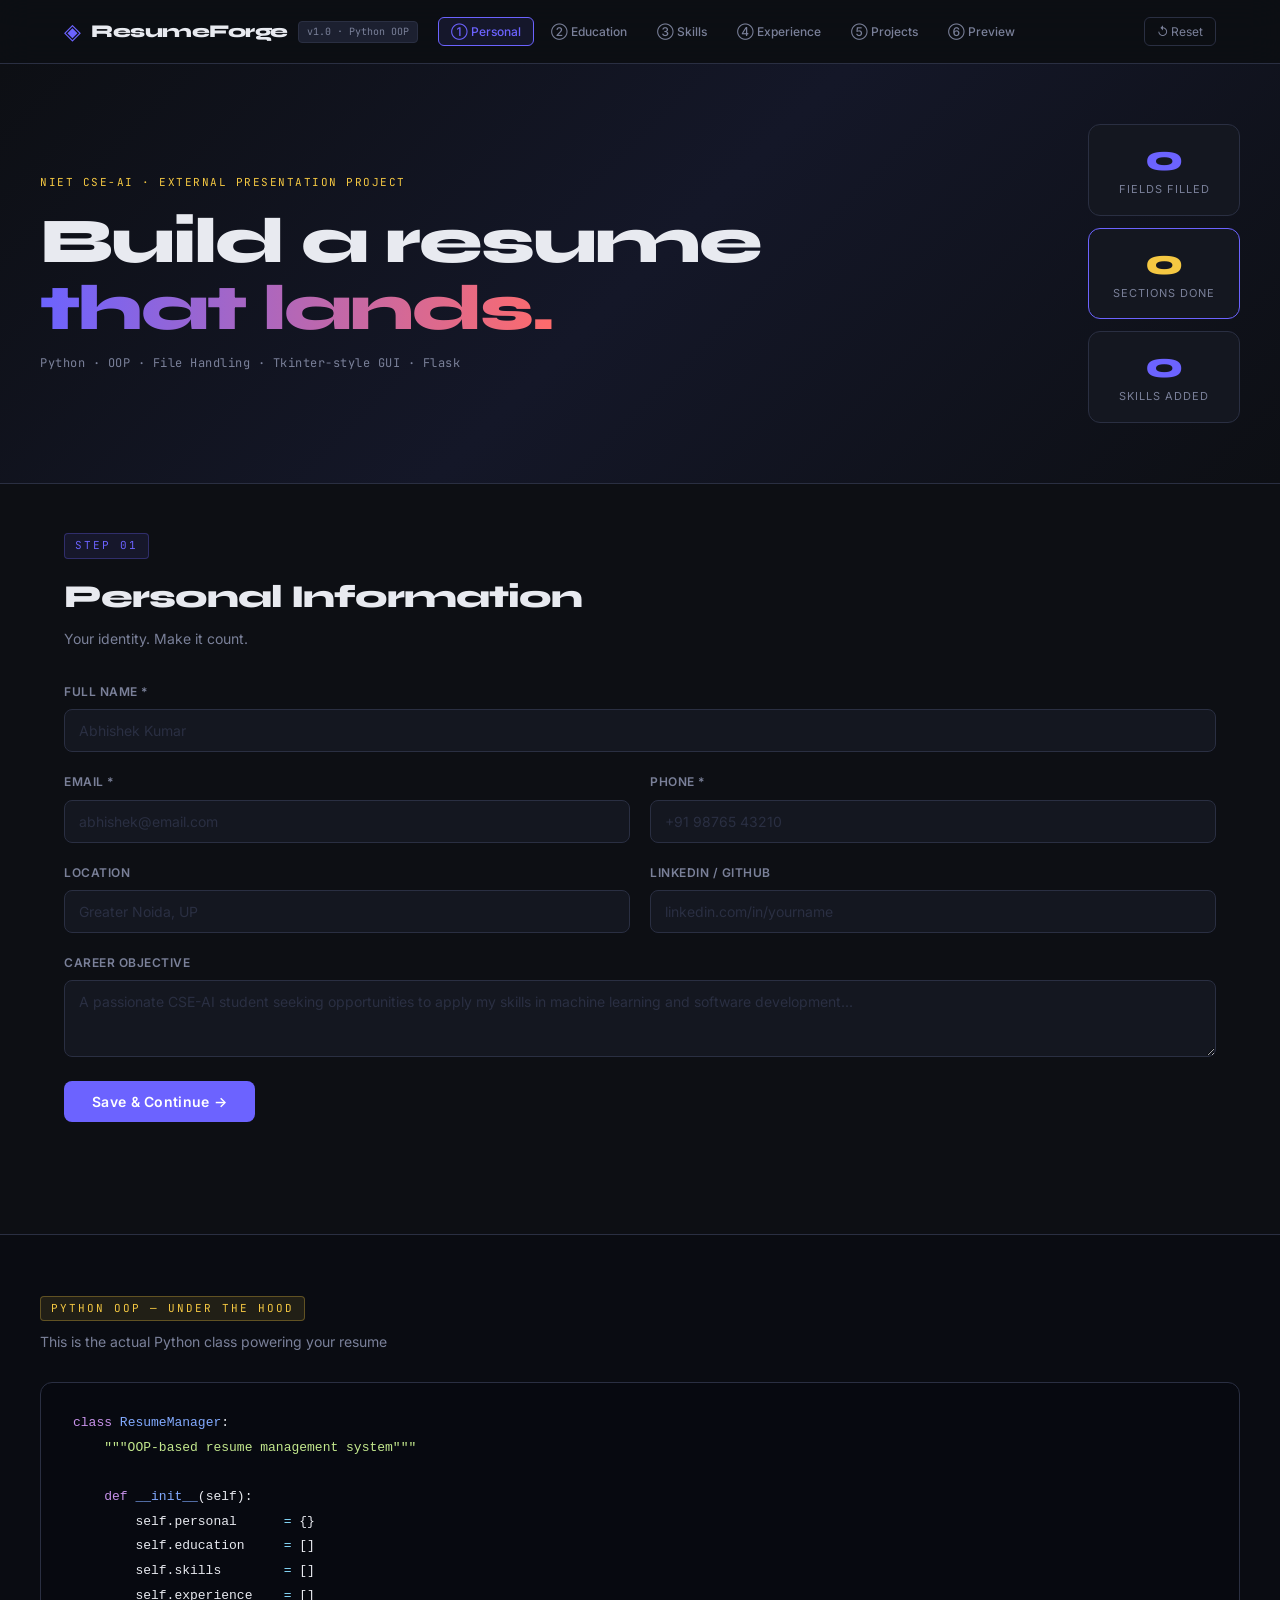
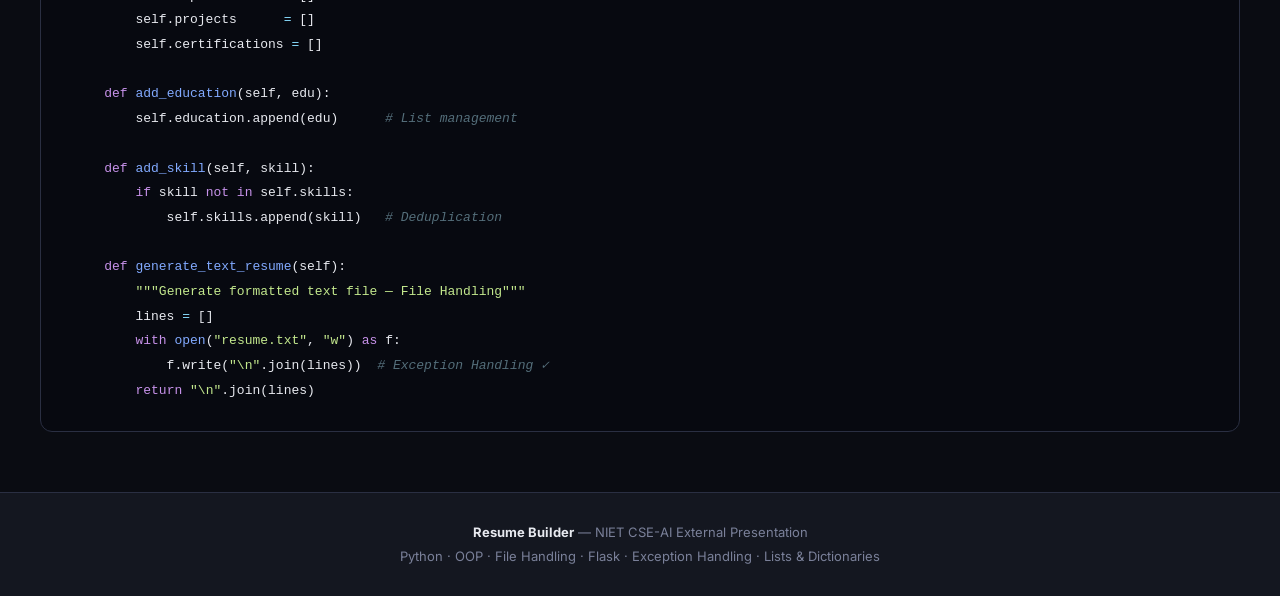
<file: resume-builder/templates/index.html>
<!DOCTYPE html>
<html lang="en">
<head>
  <meta charset="UTF-8" />
  <meta name="viewport" content="width=device-width, initial-scale=1.0"/>
  <title>ResumeForge — Build Your Story</title>
  <link href="https://fonts.googleapis.com/css2?family=Syne:wght@400;600;700;800&family=Inter:wght@300;400;500;600&family=JetBrains+Mono:wght@400;500&display=swap" rel="stylesheet"/>
  <link rel="stylesheet" href="/static/css/style.css"/>
</head>
<body>

<!-- ─── HEADER ─────────────────────────────────────── -->
<header class="site-header">
  <div class="header-inner">
    <div class="logo">
      <span class="logo-icon">◈</span>
      <span class="logo-text">ResumeForge</span>
      <span class="logo-tag">v1.0 · Python OOP</span>
    </div>
    <nav class="steps-nav">
      <button class="step-btn active" data-step="personal">① Personal</button>
      <button class="step-btn" data-step="education">② Education</button>
      <button class="step-btn" data-step="skills">③ Skills</button>
      <button class="step-btn" data-step="experience">④ Experience</button>
      <button class="step-btn" data-step="projects">⑤ Projects</button>
      <button class="step-btn" data-step="preview">⑥ Preview</button>
    </nav>
    <button class="reset-btn" id="resetBtn">↺ Reset</button>
  </div>
</header>

<!-- ─── HERO ───────────────────────────────────────── -->
<section class="hero">
  <div class="hero-grid">
    <div class="hero-left">
      <p class="hero-eyebrow">NIET CSE-AI · External Presentation Project</p>
      <h1 class="hero-title">Build a resume<br/><em>that lands.</em></h1>
      <p class="hero-sub">Python · OOP · File Handling · Tkinter-style GUI · Flask</p>
    </div>
    <div class="hero-right">
      <div class="stat-card"><span class="stat-num" id="statFields">0</span><span class="stat-label">Fields Filled</span></div>
      <div class="stat-card accent"><span class="stat-num" id="statSections">0</span><span class="stat-label">Sections Done</span></div>
      <div class="stat-card"><span class="stat-num" id="statSkills">0</span><span class="stat-label">Skills Added</span></div>
    </div>
  </div>
</section>

<!-- ─── MAIN BUILDER ───────────────────────────────── -->
<main class="builder">

  <!-- PERSONAL -->
  <section class="form-section active" id="sec-personal">
    <div class="section-head">
      <span class="sec-badge">STEP 01</span>
      <h2>Personal Information</h2>
      <p>Your identity. Make it count.</p>
    </div>
    <div class="form-grid">
      <div class="field-group span-2">
        <label>Full Name *</label>
        <input type="text" id="p-name" placeholder="Abhishek Kumar" />
      </div>
      <div class="field-group">
        <label>Email *</label>
        <input type="email" id="p-email" placeholder="abhishek@email.com" />
      </div>
      <div class="field-group">
        <label>Phone *</label>
        <input type="text" id="p-phone" placeholder="+91 98765 43210" />
      </div>
      <div class="field-group">
        <label>Location</label>
        <input type="text" id="p-location" placeholder="Greater Noida, UP" />
      </div>
      <div class="field-group">
        <label>LinkedIn / GitHub</label>
        <input type="text" id="p-linkedin" placeholder="linkedin.com/in/yourname" />
      </div>
      <div class="field-group span-2">
        <label>Career Objective</label>
        <textarea id="p-objective" rows="3" placeholder="A passionate CSE-AI student seeking opportunities to apply my skills in machine learning and software development..."></textarea>
      </div>
    </div>
    <div class="form-actions">
      <button class="btn-primary" onclick="savePersonal()">Save & Continue →</button>
    </div>
    <div class="toast" id="toast-personal"></div>
  </section>

  <!-- EDUCATION -->
  <section class="form-section" id="sec-education">
    <div class="section-head">
      <span class="sec-badge">STEP 02</span>
      <h2>Education</h2>
      <p>Your academic foundation.</p>
    </div>
    <div class="form-grid">
      <div class="field-group span-2">
        <label>Degree / Qualification *</label>
        <input type="text" id="e-degree" placeholder="B.Tech — Computer Science Engineering (AI)" />
      </div>
      <div class="field-group span-2">
        <label>Institution *</label>
        <input type="text" id="e-institution" placeholder="NIET, Greater Noida" />
      </div>
      <div class="field-group">
        <label>Year of Passing</label>
        <input type="text" id="e-year" placeholder="2026" />
      </div>
      <div class="field-group">
        <label>CGPA / Percentage</label>
        <input type="text" id="e-grade" placeholder="8.5 CGPA" />
      </div>
    </div>
    <div class="form-actions">
      <button class="btn-secondary" onclick="addEducation()">+ Add Education</button>
    </div>
    <div class="added-list" id="edu-list"></div>
    <div class="form-actions">
      <button class="btn-primary" onclick="nextStep('skills')">Continue →</button>
    </div>
    <div class="toast" id="toast-education"></div>
  </section>

  <!-- SKILLS -->
  <section class="form-section" id="sec-skills">
    <div class="section-head">
      <span class="sec-badge">STEP 03</span>
      <h2>Technical Skills</h2>
      <p>Press Enter or click + to add each skill.</p>
    </div>
    <div class="skill-input-row">
      <input type="text" id="skill-input" placeholder="e.g. Python, Machine Learning, Flask..." />
      <button class="btn-add" onclick="addSkill()">+</button>
    </div>
    <div class="skill-presets">
      <span class="preset-label">Quick add:</span>
      <button class="preset-chip" onclick="quickSkill('Python')">Python</button>
      <button class="preset-chip" onclick="quickSkill('Flask')">Flask</button>
      <button class="preset-chip" onclick="quickSkill('Machine Learning')">Machine Learning</button>
      <button class="preset-chip" onclick="quickSkill('Deep Learning')">Deep Learning</button>
      <button class="preset-chip" onclick="quickSkill('SQL')">SQL</button>
      <button class="preset-chip" onclick="quickSkill('Java')">Java</button>
      <button class="preset-chip" onclick="quickSkill('HTML/CSS')">HTML/CSS</button>
      <button class="preset-chip" onclick="quickSkill('Git')">Git</button>
      <button class="preset-chip" onclick="quickSkill('TensorFlow')">TensorFlow</button>
      <button class="preset-chip" onclick="quickSkill('Django')">Django</button>
    </div>
    <div class="skills-cloud" id="skills-cloud"></div>
    <div class="form-actions">
      <button class="btn-primary" onclick="nextStep('experience')">Continue →</button>
    </div>
    <div class="toast" id="toast-skills"></div>
  </section>

  <!-- EXPERIENCE -->
  <section class="form-section" id="sec-experience">
    <div class="section-head">
      <span class="sec-badge">STEP 04</span>
      <h2>Work Experience</h2>
      <p>Internships, jobs, freelance work.</p>
    </div>
    <div class="form-grid">
      <div class="field-group">
        <label>Job Title / Role</label>
        <input type="text" id="ex-role" placeholder="Python Developer Intern" />
      </div>
      <div class="field-group">
        <label>Company / Organisation</label>
        <input type="text" id="ex-company" placeholder="TechCorp Pvt. Ltd." />
      </div>
      <div class="field-group">
        <label>Duration</label>
        <input type="text" id="ex-duration" placeholder="Jun 2024 – Aug 2024" />
      </div>
      <div class="field-group">
        <label>Location</label>
        <input type="text" id="ex-location" placeholder="Remote / Noida" />
      </div>
      <div class="field-group span-2">
        <label>Key Responsibilities</label>
        <textarea id="ex-desc" rows="3" placeholder="Developed REST APIs using Flask and integrated ML models for prediction tasks..."></textarea>
      </div>
    </div>
    <div class="form-actions">
      <button class="btn-secondary" onclick="addExperience()">+ Add Experience</button>
    </div>
    <div class="added-list" id="exp-list"></div>
    <div class="form-actions">
      <button class="btn-primary" onclick="nextStep('projects')">Continue →</button>
    </div>
    <div class="toast" id="toast-experience"></div>
  </section>

  <!-- PROJECTS -->
  <section class="form-section" id="sec-projects">
    <div class="section-head">
      <span class="sec-badge">STEP 05</span>
      <h2>Projects & Certifications</h2>
      <p>Showcase what you've built.</p>
    </div>
    <div class="two-col-layout">
      <div class="col">
        <h3 class="col-title">Projects</h3>
        <div class="form-grid">
          <div class="field-group span-2">
            <label>Project Name</label>
            <input type="text" id="pr-name" placeholder="Resume Builder (Python OOP)" />
          </div>
          <div class="field-group span-2">
            <label>Technologies Used</label>
            <input type="text" id="pr-tech" placeholder="Python, Flask, Tkinter, File Handling" />
          </div>
          <div class="field-group span-2">
            <label>Description</label>
            <textarea id="pr-desc" rows="2" placeholder="A GUI-based resume builder using Python OOP concepts with file storage..."></textarea>
          </div>
        </div>
        <button class="btn-secondary" onclick="addProject()">+ Add Project</button>
        <div class="added-list" id="proj-list"></div>
      </div>
      <div class="col">
        <h3 class="col-title">Certifications</h3>
        <div class="form-grid">
          <div class="field-group span-2">
            <label>Certification Name</label>
            <input type="text" id="cert-name" placeholder="Python for Data Science" />
          </div>
          <div class="field-group">
            <label>Issued By</label>
            <input type="text" id="cert-issuer" placeholder="Coursera / NPTEL" />
          </div>
          <div class="field-group">
            <label>Year</label>
            <input type="text" id="cert-year" placeholder="2024" />
          </div>
        </div>
        <button class="btn-secondary" onclick="addCertification()">+ Add Cert</button>
        <div class="added-list" id="cert-list"></div>
      </div>
    </div>
    <div class="form-actions">
      <button class="btn-primary" onclick="generateResume()">⚡ Generate Resume →</button>
    </div>
    <div class="toast" id="toast-projects"></div>
  </section>

  <!-- PREVIEW -->
  <section class="form-section" id="sec-preview">
    <div class="section-head">
      <span class="sec-badge">STEP 06</span>
      <h2>Your Resume</h2>
      <p>Generated using Python OOP + File Handling</p>
    </div>
    <div class="preview-toolbar">
      <button class="btn-primary" onclick="downloadResume()">⬇ Download .txt</button>
      <button class="btn-secondary" onclick="copyResume()">⎘ Copy Text</button>
      <button class="btn-ghost" onclick="nextStep('personal')">← Edit Details</button>
    </div>
    <div class="resume-output" id="resume-output">
      <div class="empty-state">
        <span class="empty-icon">📄</span>
        <p>Fill in your details and click <strong>Generate Resume</strong></p>
      </div>
    </div>
  </section>

</main>

<!-- ─── PYTHON CODE PANEL ───────────────────────────── -->
<section class="code-panel">
  <div class="code-panel-inner">
    <div class="code-panel-head">
      <span class="code-badge">Python OOP — Under the Hood</span>
      <p>This is the actual Python class powering your resume</p>
    </div>
    <pre class="code-block"><code><span class="kw">class</span> <span class="cls">ResumeManager</span>:
    <span class="str">"""OOP-based resume management system"""</span>

    <span class="kw">def</span> <span class="fn">__init__</span>(self):
        self.personal      <span class="op">=</span> {}
        self.education     <span class="op">=</span> []
        self.skills        <span class="op">=</span> []
        self.experience    <span class="op">=</span> []
        self.projects      <span class="op">=</span> []
        self.certifications <span class="op">=</span> []

    <span class="kw">def</span> <span class="fn">add_education</span>(self, edu):
        self.education.append(edu)      <span class="comment"># List management</span>

    <span class="kw">def</span> <span class="fn">add_skill</span>(self, skill):
        <span class="kw">if</span> skill <span class="kw">not in</span> self.skills:
            self.skills.append(skill)   <span class="comment"># Deduplication</span>

    <span class="kw">def</span> <span class="fn">generate_text_resume</span>(self):
        <span class="str">"""Generate formatted text file — File Handling"""</span>
        lines <span class="op">=</span> []
        <span class="kw">with</span> <span class="fn">open</span>(<span class="str">"resume.txt"</span>, <span class="str">"w"</span>) <span class="kw">as</span> f:
            f.write(<span class="str">"\n"</span>.join(lines))  <span class="comment"># Exception Handling ✓</span>
        <span class="kw">return</span> <span class="str">"\n"</span>.join(lines)</code></pre>
  </div>
</section>

<!-- ─── FOOTER ─────────────────────────────────────── -->
<footer class="site-footer">
  <div class="footer-inner">
    <p><strong>Resume Builder</strong> — NIET CSE-AI External Presentation</p>
    <p>Python · OOP · File Handling · Flask · Exception Handling · Lists & Dictionaries</p>
  </div>
</footer>

<script src="/static/js/app.js"></script>
</body>
</html>
</file>
<file: static/css/style.css>
/* ── TOKENS ─────────────────────────────────────────── */
:root {
  --bg:        #0D0F14;
  --surface:   #141720;
  --surface2:  #1C2030;
  --border:    #2A2F42;
  --accent:    #6C63FF;
  --accent2:   #FF6B6B;
  --gold:      #F5C842;
  --text:      #E8EAF0;
  --muted:     #7A8099;
  --code-bg:   #0A0C12;

  --font-display: 'Syne', sans-serif;
  --font-body:    'Inter', sans-serif;
  --font-mono:    'JetBrains Mono', monospace;
}

/* ── RESET ──────────────────────────────────────────── */
*, *::before, *::after { box-sizing: border-box; margin: 0; padding: 0; }
html { scroll-behavior: smooth; }
body {
  background: var(--bg);
  color: var(--text);
  font-family: var(--font-body);
  font-size: 15px;
  line-height: 1.6;
  min-height: 100vh;
}

/* ── HEADER ─────────────────────────────────────────── */
.site-header {
  position: sticky; top: 0; z-index: 100;
  background: rgba(13,15,20,0.92);
  backdrop-filter: blur(16px);
  border-bottom: 1px solid var(--border);
}
.header-inner {
  max-width: 1200px; margin: 0 auto;
  display: flex; align-items: center; gap: 20px;
  padding: 14px 24px;
}
.logo {
  display: flex; align-items: center; gap: 10px;
  flex-shrink: 0;
}
.logo-icon { font-size: 22px; color: var(--accent); }
.logo-text {
  font-family: var(--font-display);
  font-weight: 800; font-size: 18px; letter-spacing: -0.5px;
}
.logo-tag {
  font-family: var(--font-mono);
  font-size: 10px; color: var(--muted);
  background: var(--surface2);
  padding: 2px 8px; border-radius: 4px;
  border: 1px solid var(--border);
}
.steps-nav {
  display: flex; gap: 4px; flex: 1;
  overflow-x: auto;
}
.steps-nav::-webkit-scrollbar { display: none; }
.step-btn {
  background: none; border: 1px solid transparent;
  color: var(--muted); font-family: var(--font-body);
  font-size: 12px; font-weight: 500;
  padding: 6px 12px; border-radius: 6px; cursor: pointer;
  white-space: nowrap; transition: all 0.2s;
}
.step-btn:hover { color: var(--text); border-color: var(--border); }
.step-btn.active {
  color: var(--accent); border-color: var(--accent);
  background: rgba(108,99,255,0.1);
}
.reset-btn {
  background: none; border: 1px solid var(--border);
  color: var(--muted); font-size: 12px;
  padding: 6px 12px; border-radius: 6px; cursor: pointer;
  transition: all 0.2s; white-space: nowrap;
  font-family: var(--font-body);
}
.reset-btn:hover { color: var(--accent2); border-color: var(--accent2); }

/* ── HERO ────────────────────────────────────────────── */
.hero {
  background: linear-gradient(135deg, #0D0F14 0%, #141728 50%, #0D0F14 100%);
  border-bottom: 1px solid var(--border);
  padding: 60px 24px;
}
.hero-grid {
  max-width: 1200px; margin: 0 auto;
  display: grid; grid-template-columns: 1fr auto;
  align-items: center; gap: 40px;
}
.hero-eyebrow {
  font-family: var(--font-mono);
  font-size: 11px; color: var(--gold);
  letter-spacing: 1.5px; text-transform: uppercase;
  margin-bottom: 16px;
}
.hero-title {
  font-family: var(--font-display);
  font-size: clamp(36px, 5vw, 64px);
  font-weight: 800; line-height: 1.05;
  letter-spacing: -2px; color: var(--text);
  margin-bottom: 12px;
}
.hero-title em {
  font-style: normal;
  background: linear-gradient(90deg, var(--accent), var(--accent2));
  -webkit-background-clip: text; -webkit-text-fill-color: transparent;
}
.hero-sub {
  font-family: var(--font-mono);
  font-size: 12px; color: var(--muted); letter-spacing: 0.5px;
}
.hero-right {
  display: flex; flex-direction: column; gap: 12px;
}
.stat-card {
  background: var(--surface);
  border: 1px solid var(--border);
  border-radius: 12px; padding: 16px 24px;
  text-align: center; min-width: 120px;
  transition: border-color 0.3s;
}
.stat-card.accent { border-color: var(--accent); }
.stat-card:hover { border-color: var(--accent); }
.stat-num {
  display: block;
  font-family: var(--font-display);
  font-size: 36px; font-weight: 800;
  color: var(--accent); line-height: 1;
}
.stat-card.accent .stat-num { color: var(--gold); }
.stat-label {
  display: block;
  font-size: 11px; color: var(--muted);
  text-transform: uppercase; letter-spacing: 1px;
  margin-top: 4px;
}

/* ── BUILDER ─────────────────────────────────────────── */
.builder {
  max-width: 1200px; margin: 0 auto;
  padding: 48px 24px 80px;
}
.form-section {
  display: none;
  animation: fadeUp 0.35s ease forwards;
}
.form-section.active { display: block; }
@keyframes fadeUp {
  from { opacity: 0; transform: translateY(24px); }
  to   { opacity: 1; transform: translateY(0); }
}

.section-head { margin-bottom: 32px; }
.sec-badge {
  font-family: var(--font-mono);
  font-size: 11px; color: var(--accent);
  letter-spacing: 2px; text-transform: uppercase;
  background: rgba(108,99,255,0.1);
  border: 1px solid rgba(108,99,255,0.3);
  padding: 3px 10px; border-radius: 4px;
  display: inline-block; margin-bottom: 12px;
}
.section-head h2 {
  font-family: var(--font-display);
  font-size: 32px; font-weight: 800;
  letter-spacing: -1px; margin-bottom: 6px;
}
.section-head p { color: var(--muted); font-size: 14px; }

/* ── FORMS ───────────────────────────────────────────── */
.form-grid {
  display: grid; grid-template-columns: 1fr 1fr;
  gap: 20px; margin-bottom: 24px;
}
.field-group { display: flex; flex-direction: column; gap: 8px; }
.field-group.span-2 { grid-column: span 2; }
label {
  font-size: 12px; font-weight: 600;
  color: var(--muted); letter-spacing: 0.5px;
  text-transform: uppercase;
}
input[type="text"],
input[type="email"],
input[type="tel"],
textarea {
  background: var(--surface);
  border: 1px solid var(--border);
  border-radius: 8px; color: var(--text);
  font-family: var(--font-body); font-size: 14px;
  padding: 12px 14px; width: 100%;
  transition: border-color 0.2s, box-shadow 0.2s;
  outline: none; resize: vertical;
}
input:focus, textarea:focus {
  border-color: var(--accent);
  box-shadow: 0 0 0 3px rgba(108,99,255,0.12);
}
input::placeholder, textarea::placeholder { color: var(--border); }

/* ── BUTTONS ─────────────────────────────────────────── */
.btn-primary {
  background: var(--accent); color: #fff;
  border: none; border-radius: 8px; cursor: pointer;
  font-family: var(--font-body); font-size: 14px; font-weight: 600;
  padding: 12px 28px; transition: all 0.2s;
  letter-spacing: 0.3px;
}
.btn-primary:hover { background: #5851e8; transform: translateY(-1px); box-shadow: 0 8px 24px rgba(108,99,255,0.35); }
.btn-primary:active { transform: translateY(0); }

.btn-secondary {
  background: var(--surface2); color: var(--text);
  border: 1px solid var(--border); border-radius: 8px; cursor: pointer;
  font-family: var(--font-body); font-size: 14px; font-weight: 500;
  padding: 11px 24px; transition: all 0.2s;
}
.btn-secondary:hover { border-color: var(--accent); color: var(--accent); }

.btn-ghost {
  background: none; color: var(--muted);
  border: 1px solid transparent; border-radius: 8px; cursor: pointer;
  font-family: var(--font-body); font-size: 14px;
  padding: 11px 20px; transition: all 0.2s;
}
.btn-ghost:hover { color: var(--text); border-color: var(--border); }

.form-actions { display: flex; gap: 12px; flex-wrap: wrap; margin-top: 8px; }

/* ── SKILL INPUT ─────────────────────────────────────── */
.skill-input-row {
  display: flex; gap: 10px; margin-bottom: 16px;
}
.skill-input-row input { flex: 1; }
.btn-add {
  background: var(--accent); color: #fff; border: none;
  border-radius: 8px; width: 48px; font-size: 22px;
  cursor: pointer; transition: all 0.2s;
}
.btn-add:hover { background: #5851e8; }

.skill-presets { display: flex; flex-wrap: wrap; gap: 8px; margin-bottom: 20px; align-items: center; }
.preset-label { font-size: 11px; color: var(--muted); text-transform: uppercase; letter-spacing: 1px; }
.preset-chip {
  background: var(--surface2); border: 1px solid var(--border);
  color: var(--muted); border-radius: 20px;
  font-size: 12px; padding: 4px 12px; cursor: pointer; transition: all 0.2s;
  font-family: var(--font-body);
}
.preset-chip:hover { border-color: var(--accent); color: var(--accent); }

.skills-cloud {
  display: flex; flex-wrap: wrap; gap: 10px; min-height: 48px;
  padding: 16px; background: var(--surface);
  border: 1px dashed var(--border); border-radius: 12px;
  margin-bottom: 24px;
}
.skill-tag {
  display: flex; align-items: center; gap: 6px;
  background: linear-gradient(135deg, rgba(108,99,255,0.15), rgba(108,99,255,0.05));
  border: 1px solid rgba(108,99,255,0.35);
  color: var(--text); border-radius: 20px;
  font-size: 13px; font-weight: 500; padding: 5px 14px;
  animation: popIn 0.2s ease;
}
@keyframes popIn {
  from { transform: scale(0.8); opacity: 0; }
  to   { transform: scale(1); opacity: 1; }
}
.skill-tag button {
  background: none; border: none; color: var(--muted);
  cursor: pointer; font-size: 14px; padding: 0; line-height: 1;
}
.skill-tag button:hover { color: var(--accent2); }

/* ── ADDED LIST ──────────────────────────────────────── */
.added-list { margin-top: 16px; display: flex; flex-direction: column; gap: 10px; }
.added-item {
  background: var(--surface);
  border: 1px solid var(--border);
  border-left: 3px solid var(--accent);
  border-radius: 8px; padding: 14px 16px;
  font-size: 13px; line-height: 1.5;
  animation: fadeUp 0.2s ease;
}
.added-item strong { color: var(--text); }
.added-item span { color: var(--muted); }

/* ── TWO COL ─────────────────────────────────────────── */
.two-col-layout {
  display: grid; grid-template-columns: 1fr 1fr;
  gap: 32px; margin-bottom: 32px;
}
.col-title {
  font-family: var(--font-display);
  font-size: 16px; font-weight: 700;
  margin-bottom: 16px; color: var(--gold);
}

/* ── PREVIEW ─────────────────────────────────────────── */
.preview-toolbar {
  display: flex; gap: 12px; margin-bottom: 24px; flex-wrap: wrap;
}
.resume-output {
  background: var(--code-bg);
  border: 1px solid var(--border);
  border-radius: 12px;
  padding: 32px 36px;
  font-family: var(--font-mono);
  font-size: 13px; line-height: 1.7;
  color: #C9D1E3;
  white-space: pre-wrap;
  word-break: break-word;
  min-height: 300px;
  overflow-x: auto;
}
.empty-state {
  display: flex; flex-direction: column; align-items: center;
  justify-content: center; gap: 12px;
  min-height: 200px; color: var(--muted); font-family: var(--font-body);
}
.empty-icon { font-size: 40px; }

/* ── TOAST ───────────────────────────────────────────── */
.toast {
  margin-top: 12px; font-size: 13px; font-weight: 500;
  height: 20px; transition: all 0.3s;
}
.toast.success { color: #4ADE80; }
.toast.error   { color: var(--accent2); }

/* ── CODE PANEL ──────────────────────────────────────── */
.code-panel {
  background: var(--code-bg);
  border-top: 1px solid var(--border);
  padding: 60px 24px;
}
.code-panel-inner { max-width: 1200px; margin: 0 auto; }
.code-panel-head { margin-bottom: 28px; }
.code-badge {
  font-family: var(--font-mono);
  font-size: 11px; color: var(--gold);
  letter-spacing: 2px; text-transform: uppercase;
  background: rgba(245,200,66,0.1);
  border: 1px solid rgba(245,200,66,0.3);
  padding: 3px 10px; border-radius: 4px;
  display: inline-block; margin-bottom: 10px;
}
.code-panel-head p { color: var(--muted); font-size: 14px; }
.code-block {
  background: #070910;
  border: 1px solid var(--border);
  border-radius: 12px; padding: 28px 32px;
  font-family: var(--font-mono);
  font-size: 13px; line-height: 1.9;
  overflow-x: auto;
}
.code-block code { display: block; }
.kw  { color: #C792EA; }
.cls { color: #82AAFF; }
.fn  { color: #82AAFF; }
.str { color: #C3E88D; }
.op  { color: #89DDFF; }
.comment { color: #546E7A; font-style: italic; }

/* ── FOOTER ──────────────────────────────────────────── */
.site-footer {
  background: var(--surface);
  border-top: 1px solid var(--border);
  padding: 28px 24px; text-align: center;
}
.footer-inner p { color: var(--muted); font-size: 13px; line-height: 1.8; }
.footer-inner strong { color: var(--text); }

/* ── RESPONSIVE ──────────────────────────────────────── */
@media (max-width: 768px) {
  .hero-grid { grid-template-columns: 1fr; }
  .hero-right { flex-direction: row; }
  .stat-card { min-width: 90px; }
  .form-grid { grid-template-columns: 1fr; }
  .field-group.span-2 { grid-column: span 1; }
  .two-col-layout { grid-template-columns: 1fr; }
  .steps-nav { gap: 2px; }
  .step-btn { font-size: 11px; padding: 5px 8px; }
  .hero-title { letter-spacing: -1px; }
}
</file>
